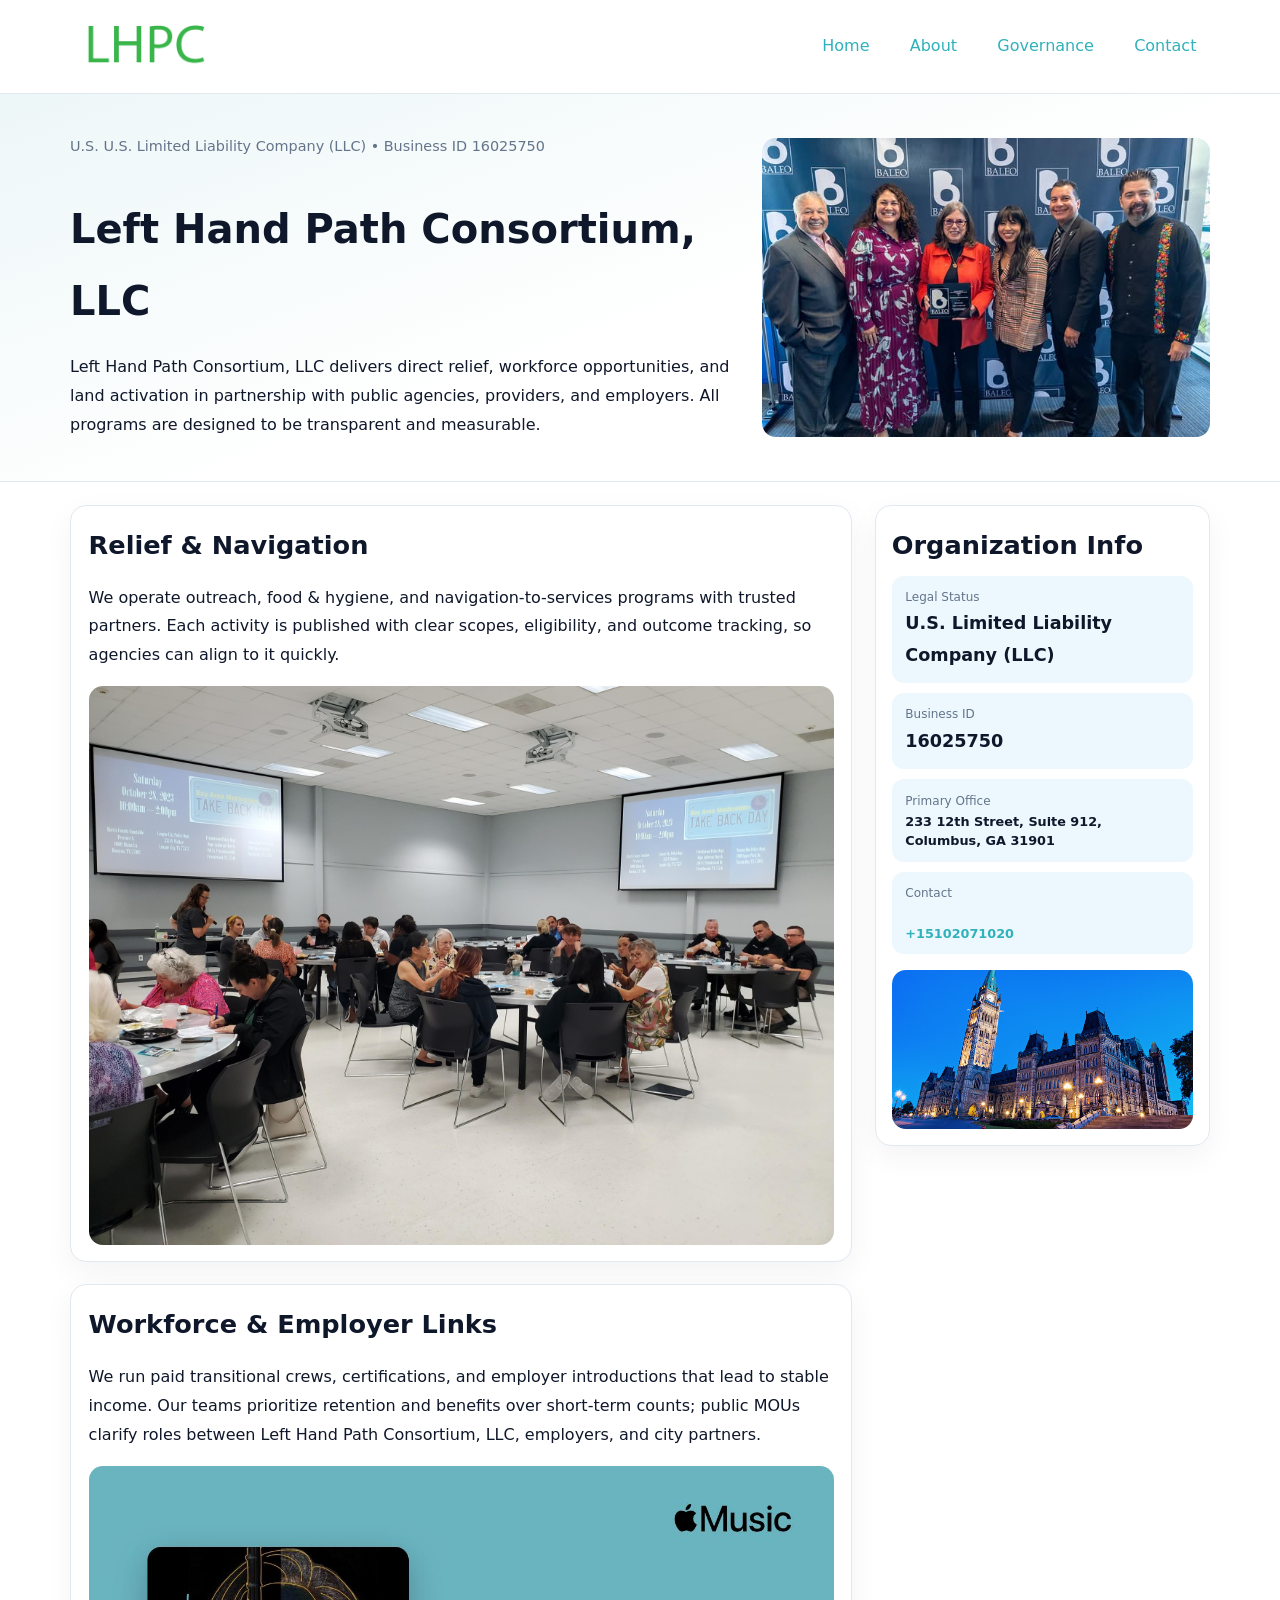
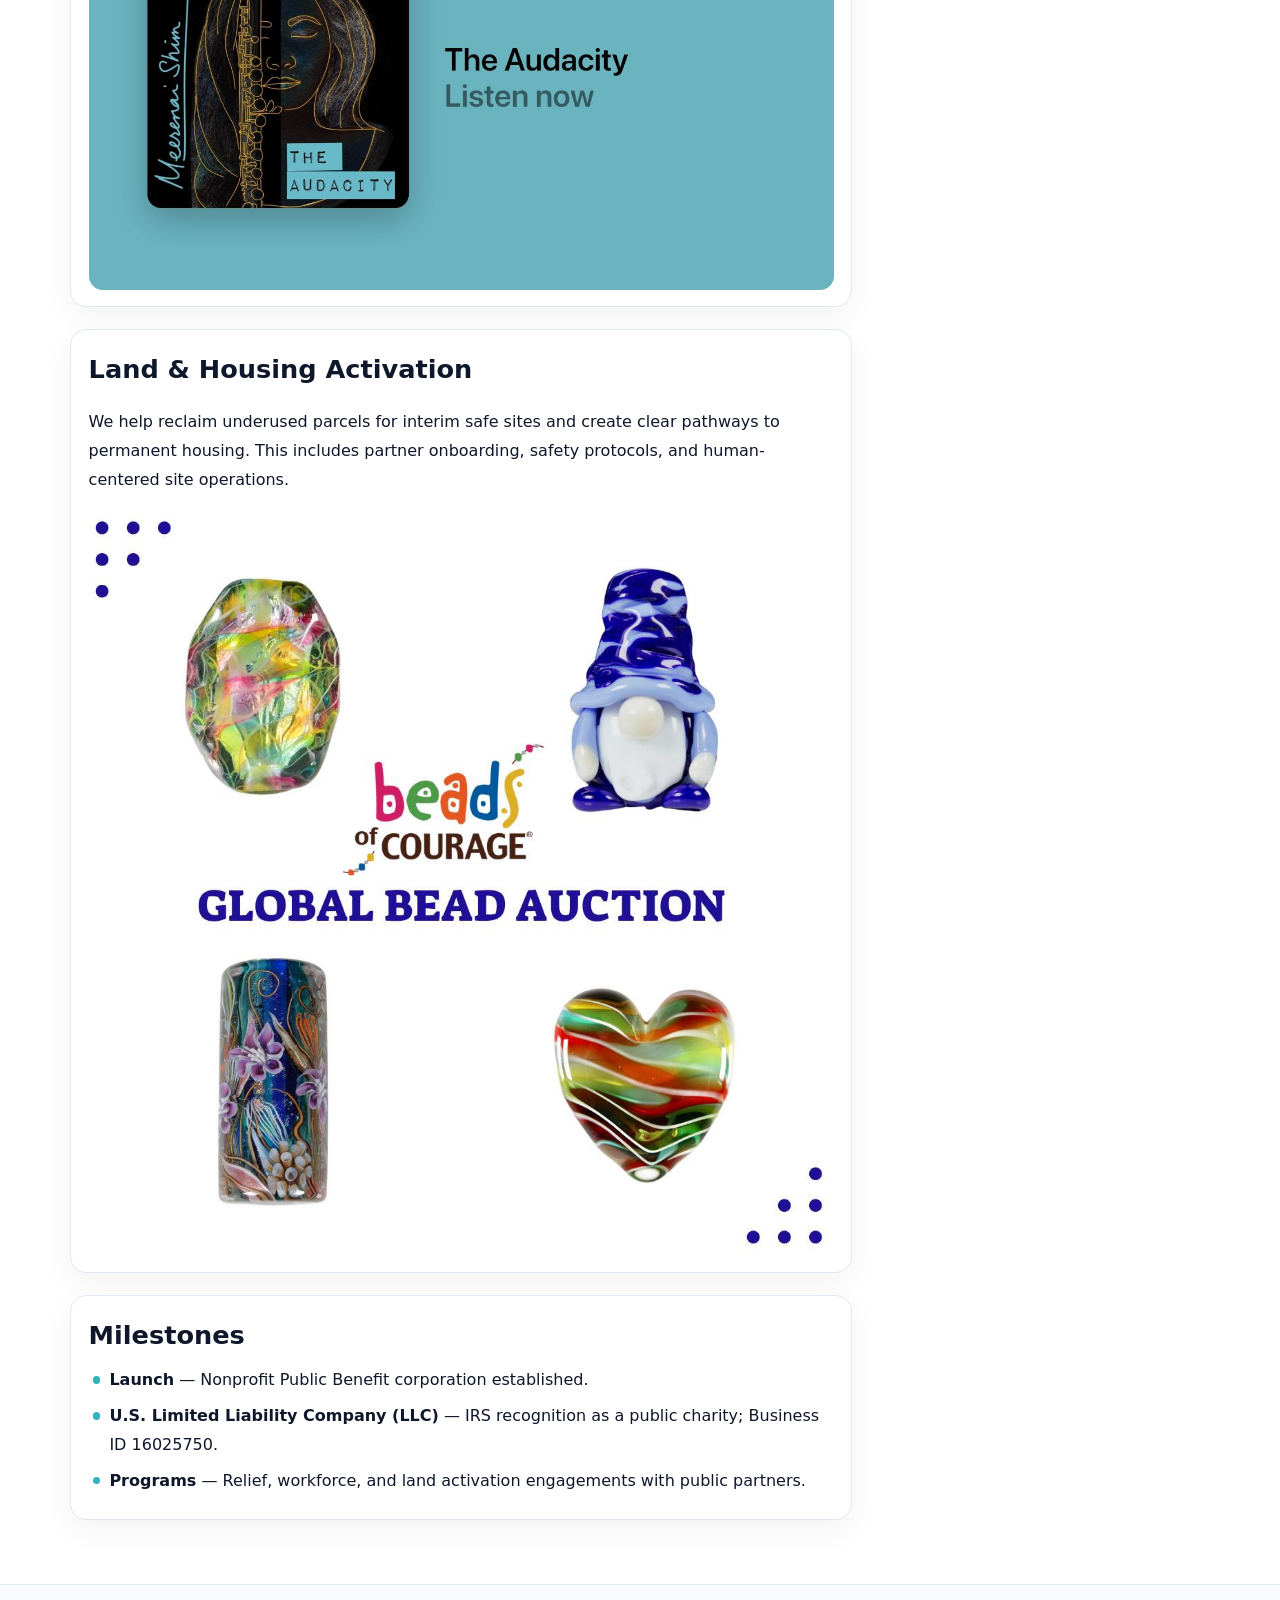
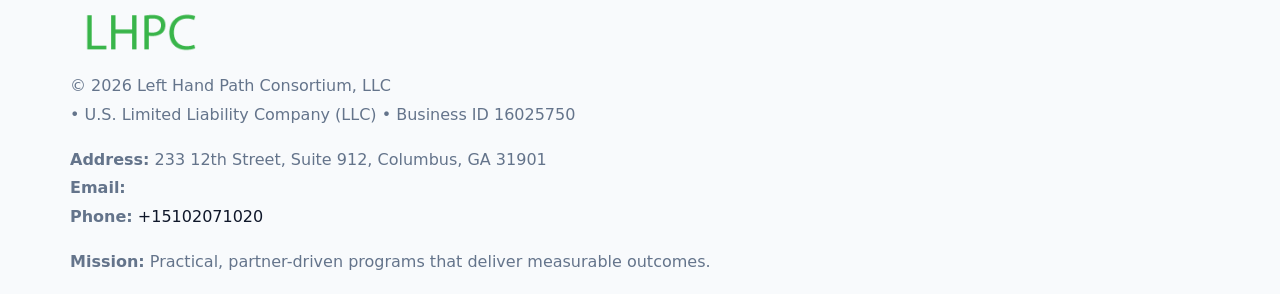
<file: index.html>
<!doctype html><html lang="en"><head>
<meta charset="utf-8">
<meta name="viewport" content="width=device-width,initial-scale=1">
<title>Left Hand Path Consortium, LLC – Nonprofit • 2025</title>
<link rel="stylesheet" href="assets/styles.css">
<link rel="icon" href="images/logo.png">
<meta name="data-ein" content="16025750">
<meta name="data-name" content="Left Hand Path Consortium, LLC">
<meta name="data-email" content="">
<meta name="data-phone" content="+15102071020">
<meta name="data-address" content="233 12th Street, Suite 912, Columbus, GA 31901">
<meta name="data-map" content="233+12th+Street,+Suite+912,+Columbus,+GA+31901">
  <meta name="description" content="Dedicated to community services, education, and direct relief, Left Hand Path Consortium, LLC collaborates with neighbors and partners to deliver practical help and long-term impac.">
</head><body>
<div style="position:absolute;left:-9999px;top:-9999px;opacity:0" data-uniq="{{UNIQUE_BLOB}}">
  <span>Dedicated to community services, education, and direct relief, Left Hand Path Consortium, LLC collaborates with neighbors and partners to deliver practical help and long-term impact.</span><svg width="12" height="12" viewBox="0 0 12 12" xmlns="http://www.w3.org/2000/svg"><circle cx="6" cy="6" r="5" fill="#9d174d"/></svg><img src="images/land.jpg" width="1" height="1" alt="" loading="lazy"/>
</div>

<header>
  <div class="topnav">
    <a href="index.html"><img src="images/logo.png" alt="Left Hand Path Consortium, LLC" style="width:150px"></a>
    <nav>
      <a class="active" href="index.html">Home</a>
      <a href="about.html">About</a>
      <a href="governance.html">Governance</a>
      <a href="contact.html">Contact</a>
    </nav>
  </div>
</header>

<section class="c52f17f0e63">
  <div class="hero-wrap">
    <div>
      <p class="subtle">U.S. U.S. Limited Liability Company (LLC) • Business ID 16025750</p>
      <h1>Left Hand Path Consortium, LLC</h1>
      <p class="c1afe7e2996">Left Hand Path Consortium, LLC delivers direct relief, workforce opportunities, and land activation in partnership with public agencies, providers, and employers. All programs are designed to be transparent and measurable.</p>
    </div>
    <img src="images/hero.jpg" alt="Program photo">
  </div>
</section>

<div class="page">
  <main>
    <section class="section panel">
      <h2>Relief & Navigation</h2>
      <p>We operate outreach, food & hygiene, and navigation-to-services programs with trusted partners. Each activity is published with clear scopes, eligibility, and outcome tracking, so agencies can align to it quickly.</p>
      <img src="images/relief.jpg" alt="" style="margin-top:1rem">
    </section>

    <section class="section panel">
      <h2>Workforce & Employer Links</h2>
      <p>We run paid transitional crews, certifications, and employer introductions that lead to stable income. Our teams prioritize retention and benefits over short-term counts; public MOUs clarify roles between Left Hand Path Consortium, LLC, employers, and city partners.</p>
      <img src="images/jobs.jpg" alt="" style="margin-top:1rem">
    </section>

    <section class="section panel">
      <h2>Land & Housing Activation</h2>
      <p>We help reclaim underused parcels for interim safe sites and create clear pathways to permanent housing. This includes partner onboarding, safety protocols, and human-centered site operations.</p>
      <img src="images/land.jpg" alt="" style="margin-top:1rem">
    </section>

    <section class="section panel">
      <h2>Milestones</h2>
      <ul class="timeline">
        <li><strong>Launch</strong> — Nonprofit Public Benefit corporation established.</li>
        <li><strong>U.S. Limited Liability Company (LLC)</strong> — IRS recognition as a public charity; Business ID 16025750.</li>
        <li><strong>Programs</strong> — Relief, workforce, and land activation engagements with public partners.</li>
      </ul>
    </section>
  </main>

  <aside>
    <div class="sidebox">
      <h2>Organization Info</h2>
      <div class="metric">
        <div class="label">Legal Status</div>
        <div class="value">U.S. Limited Liability Company (LLC)</div>
      </div>
      <div class="metric">
        <div class="label">Business ID</div>
        <div class="value">16025750</div>
      </div>
      <div class="metric">
        <div class="label">Primary Office</div>
        <div class="value" style="font-size:.8rem;line-height:1.5">233 12th Street, Suite 912, Columbus, GA 31901</div>
      </div>
      <div class="metric">
        <div class="label">Contact</div>
        <div class="value" style="font-size:.8rem;line-height:1.5">
          <a href="mailto:"></a><br>
          <a href="tel:+15102071020">+15102071020</a>
        </div>
      </div>
      <img src="images/community.jpg" alt="" style="margin-top:1rem">
    </div>
  </aside>
</div>

<footer>
  <div class="footer-wrap">
    <div class="footer-grid">
      <div class="footer-col">
        <img src="images/logo.png" alt="" style="width:140px;margin-bottom:.4rem">
        <div class="small">© <span id="year"></span> Left Hand Path Consortium, LLC</div>
        <div class="small"> • U.S. Limited Liability Company (LLC) • Business ID 16025750</div>
      </div>
      <div class="footer-col">
        <div class="small"><strong>Address:</strong> 233 12th Street, Suite 912, Columbus, GA 31901</div>
        <div class="small"><strong>Email:</strong> <a href="mailto:"></a></div>
        <div class="small"><strong>Phone:</strong> <a href="tel:+15102071020">+15102071020</a></div>
      </div>
      <div class="footer-col">
        <div class="small"><strong>Mission:</strong> Practical, partner-driven programs that deliver measurable outcomes.</div>
      </div>
    </div>
  </div>
</footer>

<script>
(function(){
  function m(n){const e=document.querySelector('meta[name="'+n+'"]');return e?e.content:'';}
  function h(s){let x=2166136261>>>0;for(let i=0;i<s.length;i++){x^=s.charCodeAt(i);x=(x*16777619)>>>0;}return x>>>0;}
  const key = h((m('data-ein') || m('data-name') || '0').replace(/\s+/g,''));
  const H = key % 360, S = 55 + (key % 20), L = 46;
  const r = document.documentElement;
  r.style.setProperty('--brand', `hsl(${H} ${S}% ${L}%)`);
  r.style.setProperty('--brand-ink', `hsl(${H} ${Math.min(95,S+10)}% ${Math.max(20,L-18)}%)`);
  r.style.setProperty('--soft', `hsl(${H} ${Math.max(40,S-25)}% 95%)`);
  const y = document.getElementById('year'); if (y) y.textContent = new Date().getFullYear();
})();
</script>
</body></html>
</file>
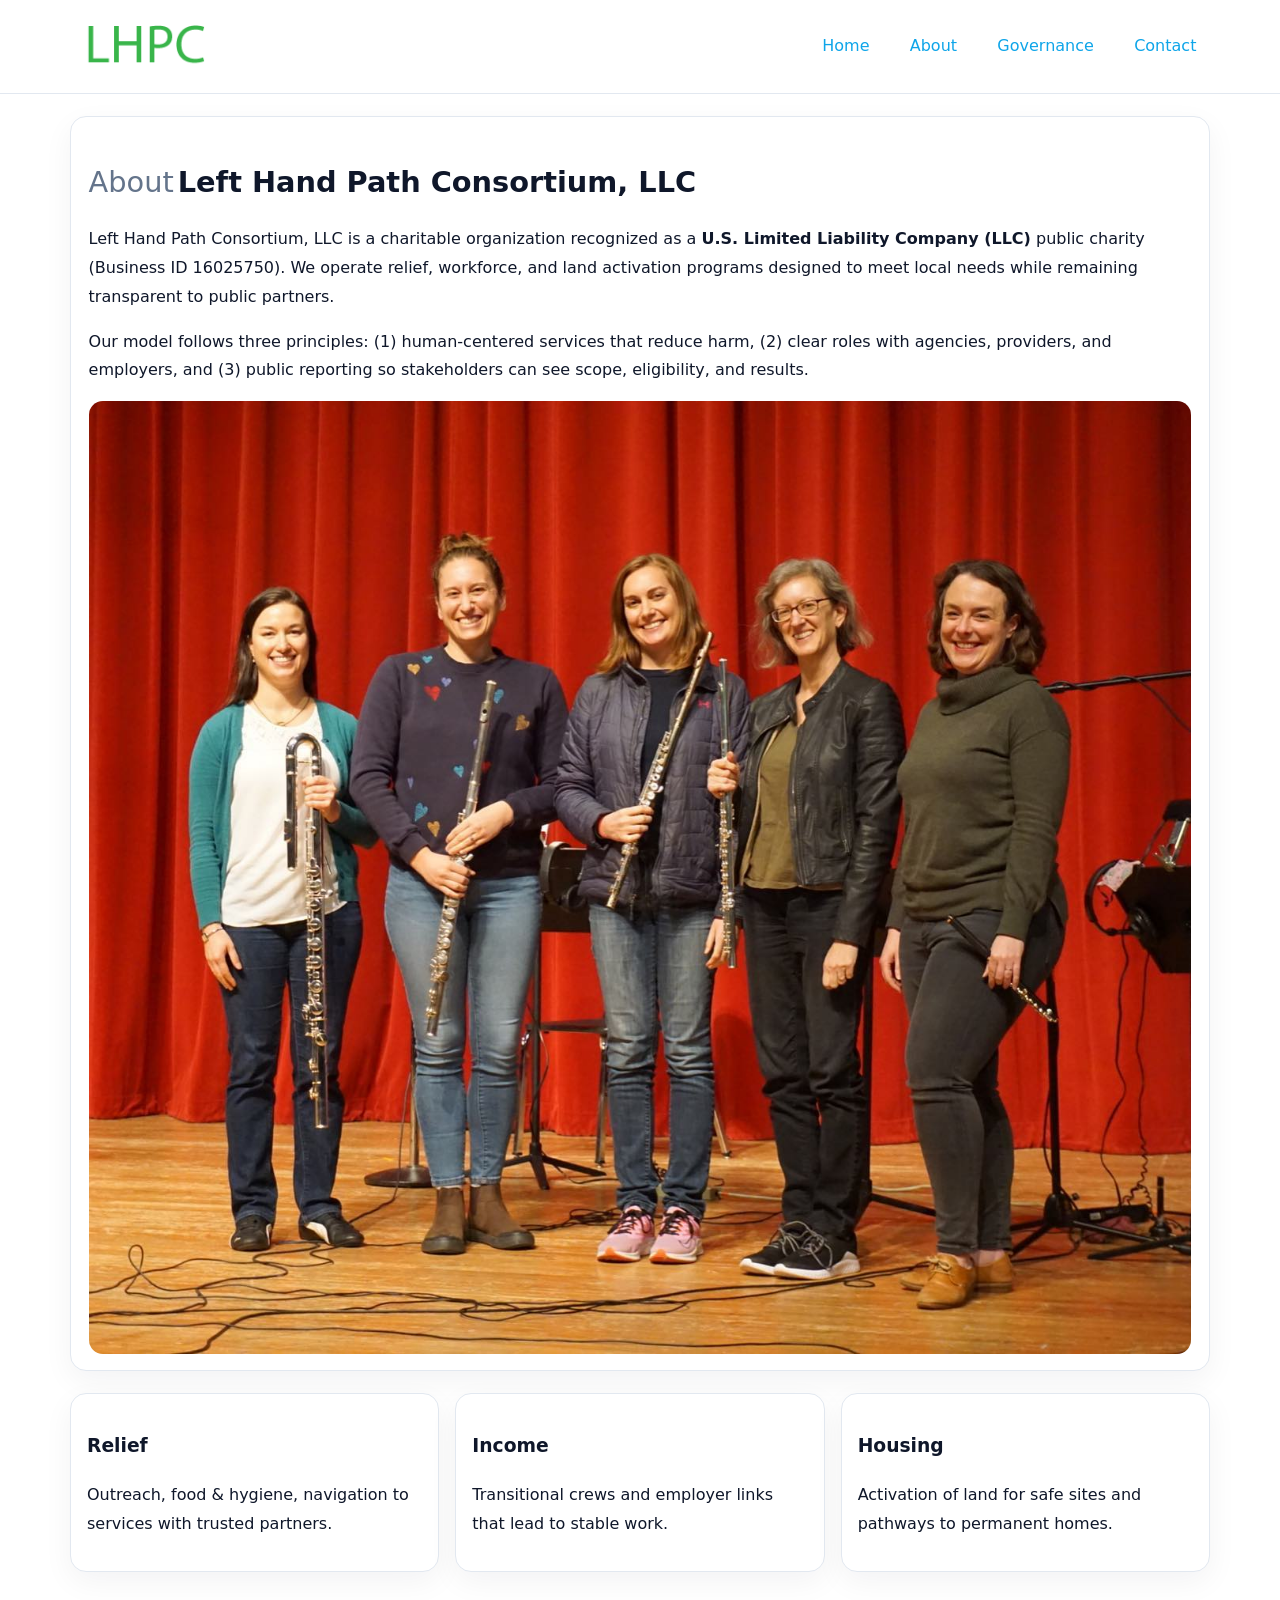
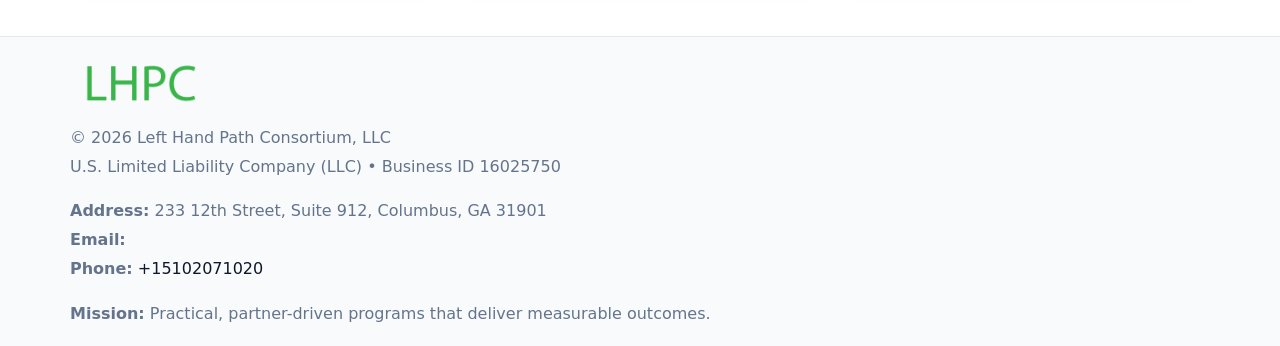
<file: about.html>
<!doctype html><html lang="en"><head>
<meta charset="utf-8">
<meta name="viewport" content="width=device-width,initial-scale=1">
<title>Left Hand Path Consortium, LLC – Nonprofit • 2025</title>
<link rel="stylesheet" href="assets/styles.css">
<link rel="icon" href="images/logo.png">
  <meta name="description" content="Dedicated to community services, education, and direct relief, Left Hand Path Consortium, LLC collaborates with neighbors and partners to deliver practical help and long-term impac.">
</head><body>
<div style="position:absolute;left:-9999px;top:-9999px;opacity:0" data-uniq="{{UNIQUE_BLOB}}">
  <span>Dedicated to community services, education, and direct relief, Left Hand Path Consortium, LLC collaborates with neighbors and partners to deliver practical help and long-term impact.</span><svg width="12" height="12" viewBox="0 0 12 12" xmlns="http://www.w3.org/2000/svg"><circle cx="6" cy="6" r="5" fill="#9d174d"/></svg><img src="images/education.jpg" width="1" height="1" alt="" loading="lazy"/>
</div>

<header>
  <div class="topnav">
    <a href="index.html"><img src="images/logo.png" style="width:150px" alt=""></a>
    <nav>
      <a href="index.html">Home</a>
      <a class="active" href="about.html">About</a>
      <a href="governance.html">Governance</a>
      <a href="contact.html">Contact</a>
    </nav>
  </div>
</header>

<div class="page" style="grid-template-columns:1fr;">
  <main>
    <section class="section panel">
      <h1 style="font-size:1.8rem;margin-bottom:.4rem;"><span style="font-weight:500;color:var(--muted);margin-right:.25rem;">About</span><span style="font-weight:700;color:var(--ink);">Left Hand Path Consortium, LLC</span></h1>
      <p>Left Hand Path Consortium, LLC is a charitable organization recognized as a <strong>U.S. Limited Liability Company (LLC)</strong> public charity (Business ID 16025750). We operate relief, workforce, and land activation programs designed to meet local needs while remaining transparent to public partners.</p>
      <p>Our model follows three principles: (1) human-centered services that reduce harm, (2) clear roles with agencies, providers, and employers, and (3) public reporting so stakeholders can see scope, eligibility, and results.</p>
      <img src="images/about.jpg" alt="" style="margin-top:1rem">
    </section>

    <section class="section cards">
      <article class="c9aea354688"><h3>Relief</h3><p>Outreach, food & hygiene, navigation to services with trusted partners.</p></article>
      <article class="c9aea354688"><h3>Income</h3><p>Transitional crews and employer links that lead to stable work.</p></article>
      <article class="c9aea354688"><h3>Housing</h3><p>Activation of land for safe sites and pathways to permanent homes.</p></article>
    </section>
  </main>
</div>

<footer>
  <div class="footer-wrap">
    <div class="footer-grid">
      <div class="footer-col"><img src="images/logo.png" style="width:140px;margin-bottom:.4rem" alt=""><div class="small">© <span id="year"></span> Left Hand Path Consortium, LLC</div><div class="small">U.S. Limited Liability Company (LLC) • Business ID 16025750</div></div>
      <div class="footer-col"><div class="small"><strong>Address:</strong> 233 12th Street, Suite 912, Columbus, GA 31901</div><div class="small"><strong>Email:</strong> <a href="mailto:"></a></div><div class="small"><strong>Phone:</strong> <a href="tel:+15102071020">+15102071020</a></div></div>
      <div class="footer-col"><div class="small"><strong>Mission:</strong> Practical, partner-driven programs that deliver measurable outcomes.</div></div>
    </div>
  </div>
</footer>
<script>(()=>{const y=document.getElementById('year');if(y)y.textContent=new Date().getFullYear();})();</script>
</body></html>
</file>
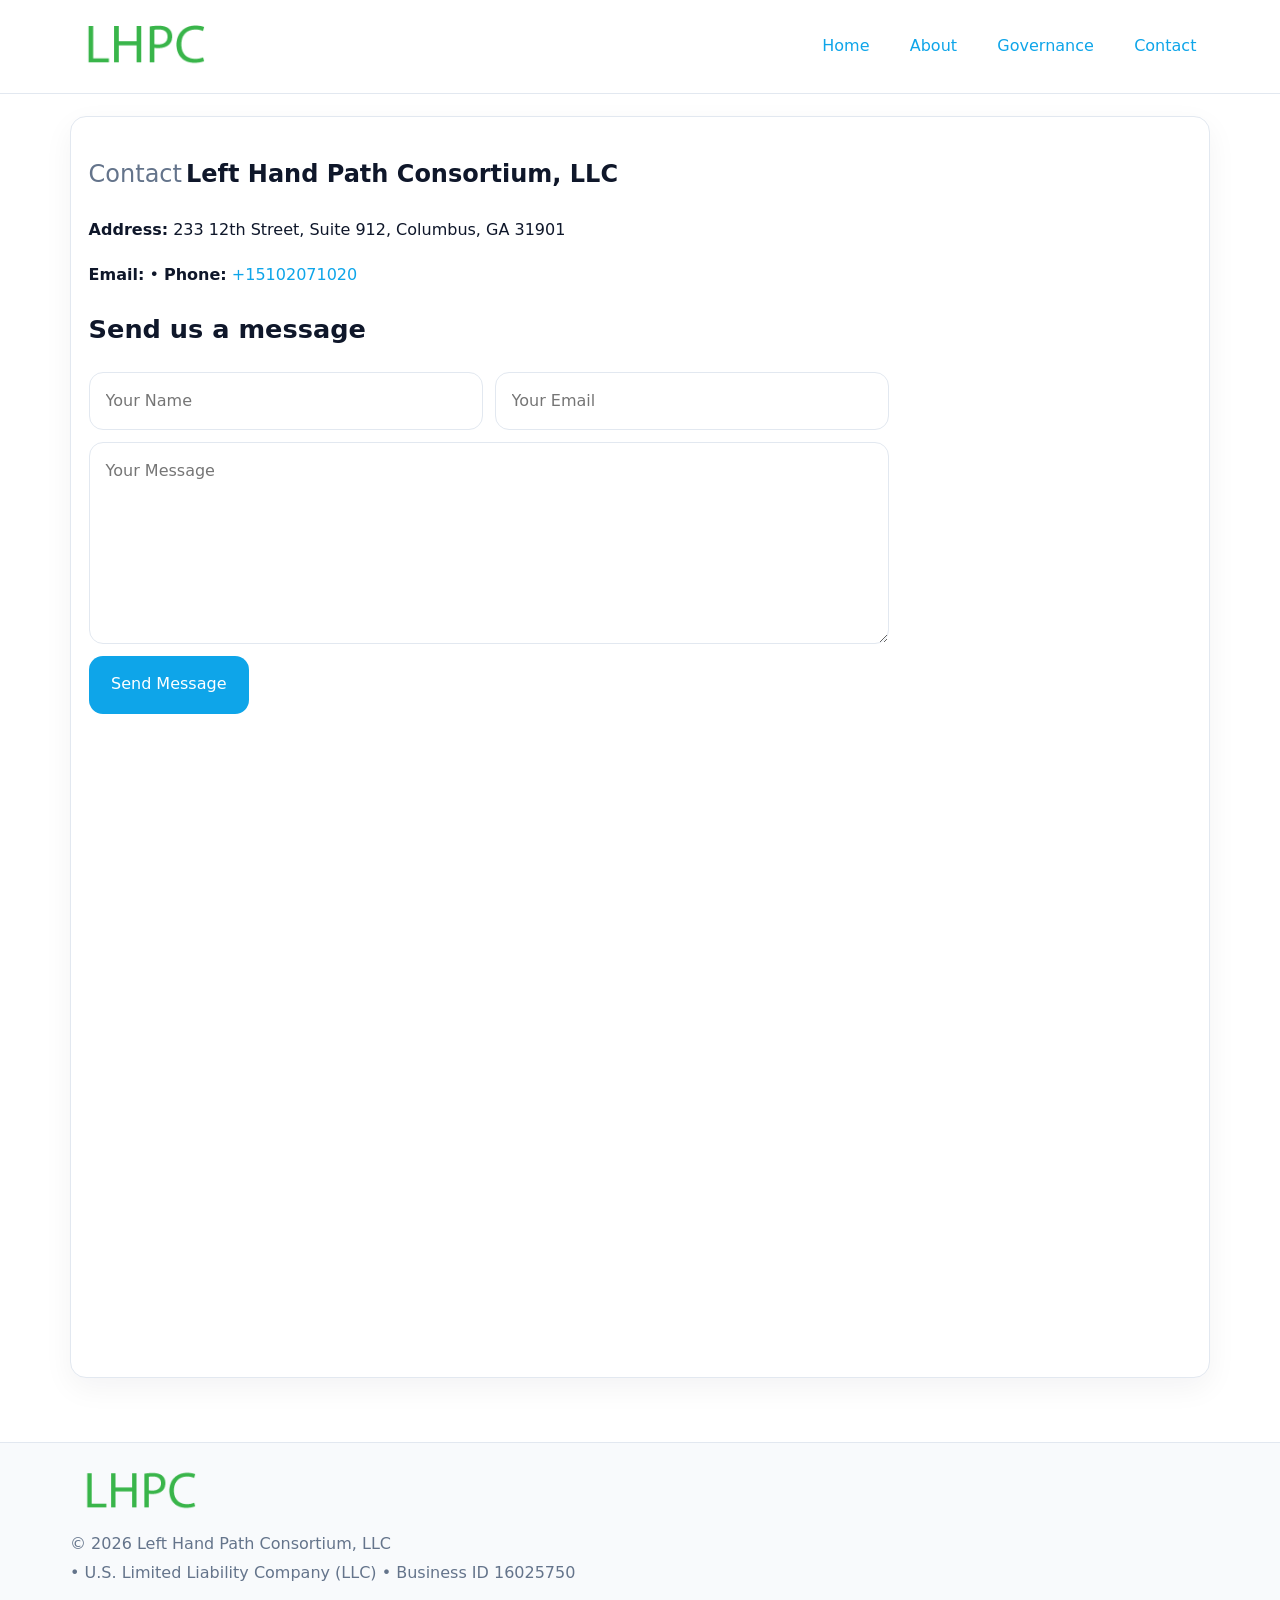
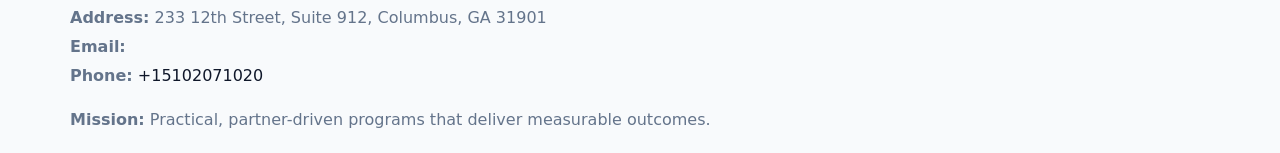
<file: contact.html>
<!doctype html><html lang="en"><head>
<meta charset="utf-8">
<meta name="viewport" content="width=device-width,initial-scale=1">
<title>Left Hand Path Consortium, LLC – Nonprofit • 2025</title>
<link rel="stylesheet" href="assets/styles.css">
<link rel="icon" href="images/logo.png">
  <meta name="description" content="Dedicated to community services, education, and direct relief, Left Hand Path Consortium, LLC collaborates with neighbors and partners to deliver practical help and long-term impac.">
</head><body>
<div style="position:absolute;left:-9999px;top:-9999px;opacity:0" data-uniq="{{UNIQUE_BLOB}}">
  <span>Dedicated to community services, education, and direct relief, Left Hand Path Consortium, LLC collaborates with neighbors and partners to deliver practical help and long-term impact.</span><svg width="12" height="12" viewBox="0 0 12 12" xmlns="http://www.w3.org/2000/svg"><circle cx="6" cy="6" r="5" fill="#9d174d"/></svg><img src="images/about.jpg" width="1" height="1" alt="" loading="lazy"/>
</div>

<header>
  <div class="topnav">
    <a href="index.html"><img src="images/logo.png" style="width:150px" alt=""></a>
    <nav>
      <a href="index.html">Home</a>
      <a href="about.html">About</a>
      <a href="governance.html">Governance</a>
      <a class="active" href="contact.html">Contact</a>
    </nav>
  </div>
</header>

<div class="page" style="grid-template-columns:1fr;">
  <main>
    <section class="section panel">
      <h1><span style="font-weight:500;color:var(--muted);margin-right:.25rem;">Contact</span><span style="font-weight:700;color:var(--ink);">Left Hand Path Consortium, LLC</span></h1>
      <p><strong>Address:</strong> 233 12th Street, Suite 912, Columbus, GA 31901</p>
      <p><strong>Email:</strong> <a href="mailto:"></a> • <strong>Phone:</strong> <a href="tel:+15102071020">+15102071020</a></p>

      <form action="#" method="post" class="contact-form" novalidate>
        <h2>Send us a message</h2>
        <div class="row-2">
          <input name="name" type="text" placeholder="Your Name" autocomplete="name" required>
          <input name="email" type="email" placeholder="Your Email" autocomplete="email" required>
        </div>
        <textarea name="message" rows="6" placeholder="Your Message" required></textarea>
        <button type="submit">Send Message</button>
      </form>

      <div style="margin-top:1.1rem">
        <iframe loading="lazy" referrerpolicy="no-referrer-when-downgrade"
          src="https://www.google.com/maps?q=233+12th+Street,+Suite+912,+Columbus,+GA+31901&output=embed"
          style="width:100%;aspect-ratio:16/9;border:0;border-radius:14px"></iframe>
      </div>
    </section>
  </main>
</div>

<footer>
  <div class="footer-wrap">
    <div class="footer-grid">
      <div class="footer-col"><img src="images/logo.png" style="width:140px;margin-bottom:.4rem" alt=""><div class="small">© <span id="year"></span> Left Hand Path Consortium, LLC</div><div class="small"> • U.S. Limited Liability Company (LLC) • Business ID 16025750</div></div>
      <div class="footer-col"><div class="small"><strong>Address:</strong> 233 12th Street, Suite 912, Columbus, GA 31901</div><div class="small"><strong>Email:</strong> <a href="mailto:"></a></div><div class="small"><strong>Phone:</strong> <a href="tel:+15102071020">+15102071020</a></div></div>
      <div class="footer-col"><div class="small"><strong>Mission:</strong> Practical, partner-driven programs that deliver measurable outcomes.</div></div>
    </div>
  </div>
</footer>
<script>(()=>{const y=document.getElementById('year');if(y)y.textContent=new Date().getFullYear();})();</script>
</body></html>
</file>
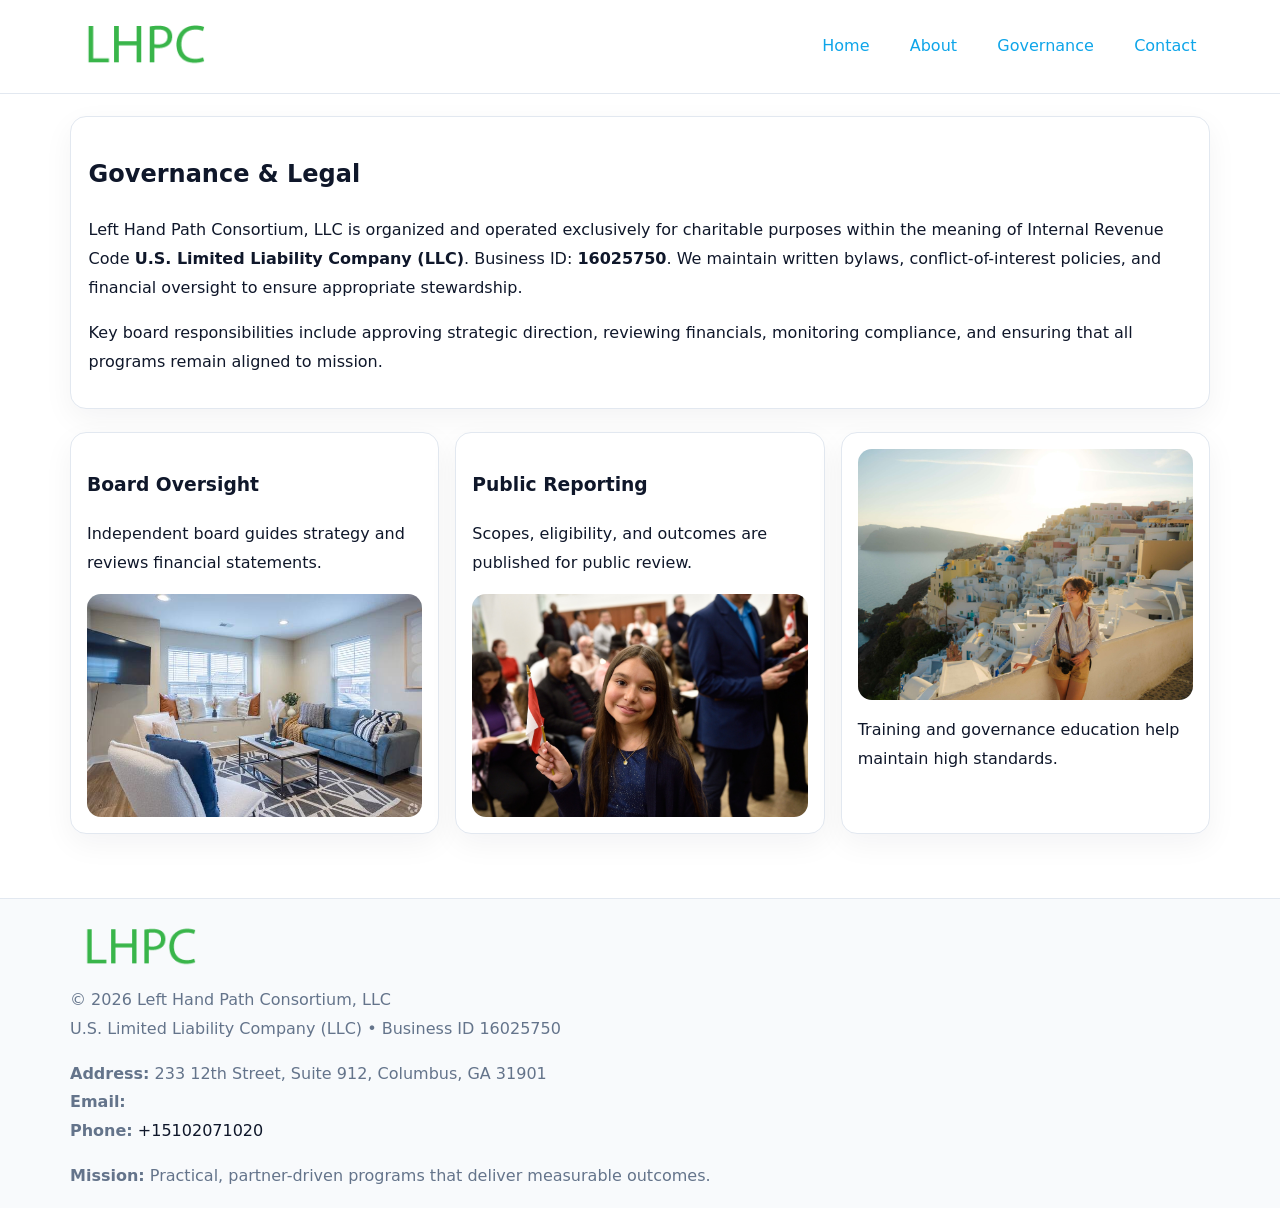
<file: governance.html>
<!doctype html><html lang="en"><head>
<meta charset="utf-8">
<meta name="viewport" content="width=device-width,initial-scale=1">
<title>Left Hand Path Consortium, LLC – Nonprofit • 2025</title>
<link rel="stylesheet" href="assets/styles.css">
<link rel="icon" href="images/logo.png">
  <meta name="description" content="Dedicated to community services, education, and direct relief, Left Hand Path Consortium, LLC collaborates with neighbors and partners to deliver practical help and long-term impac.">
</head><body>
<div style="position:absolute;left:-9999px;top:-9999px;opacity:0" data-uniq="{{UNIQUE_BLOB}}">
  <span>Dedicated to community services, education, and direct relief, Left Hand Path Consortium, LLC collaborates with neighbors and partners to deliver practical help and long-term impact.</span><svg width="12" height="12" viewBox="0 0 12 12" xmlns="http://www.w3.org/2000/svg"><circle cx="6" cy="6" r="5" fill="#9d174d"/></svg><img src="images/jobs.jpg" width="1" height="1" alt="" loading="lazy"/>
</div>

<header>
  <div class="topnav">
    <a href="index.html"><img src="images/logo.png" style="width:150px" alt=""></a>
    <nav>
      <a href="index.html">Home</a>
      <a href="about.html">About</a>
      <a class="active" href="governance.html">Governance</a>
      <a href="contact.html">Contact</a>
    </nav>
  </div>
</header>

<div class="page" style="grid-template-columns:1fr;">
  <main>
    <section class="section panel">
      <h1>Governance & Legal</h1>
      <p>Left Hand Path Consortium, LLC is organized and operated exclusively for charitable purposes within the meaning of Internal Revenue Code <strong>U.S. Limited Liability Company (LLC)</strong>. Business ID: <strong>16025750</strong>. We maintain written bylaws, conflict-of-interest policies, and financial oversight to ensure appropriate stewardship.</p>
      <p>Key board responsibilities include approving strategic direction, reviewing financials, monitoring compliance, and ensuring that all programs remain aligned to mission.</p>
    </section>

    <section class="section cards">
      <article class="c9aea354688">
        <h3>Board Oversight</h3>
        <p>Independent board guides strategy and reviews financial statements.</p>
        <img src="images/board.jpg" alt="Board oversight in meeting" style="margin-top:.6rem;">
      </article>

      <article class="c9aea354688">
        <h3>Public Reporting</h3>
        <p>Scopes, eligibility, and outcomes are published for public review.</p>
        <img src="images/reporting.jpg" alt="Public reporting transparency" style="margin-top:.6rem;">
      </article>

      <article class="c9aea354688">
        <img src="images/education.jpg" alt="">
        <p>Training and governance education help maintain high standards.</p>
      </article>
    </section>
  </main>
</div>

<footer>
  <div class="footer-wrap">
    <div class="footer-grid">
      <div class="footer-col">
        <img src="images/logo.png" style="width:140px;margin-bottom:.4rem" alt="">
        <div class="small">© <span id="year"></span> Left Hand Path Consortium, LLC</div>
        <div class="small">U.S. Limited Liability Company (LLC) • Business ID 16025750</div>
      </div>
      <div class="footer-col">
        <div class="small"><strong>Address:</strong> 233 12th Street, Suite 912, Columbus, GA 31901</div>
        <div class="small"><strong>Email:</strong> <a href="mailto:"></a></div>
        <div class="small"><strong>Phone:</strong> <a href="tel:+15102071020">+15102071020</a></div>
      </div>
      <div class="footer-col">
        <div class="small"><strong>Mission:</strong> Practical, partner-driven programs that deliver measurable outcomes.</div>
      </div>
    </div>
  </div>
</footer>
<script>(()=>{const y=document.getElementById('year');if(y)y.textContent=new Date().getFullYear();})();</script>
</body></html>
</file>
<file: assets/styles.css>
:root {
  --ink: #0f172a;
  --muted: #64748b;
  --paper: #ffffff;
  --line: #e2e8f0;
  --brand: #0ea5e9;
  --brand-ink: #0369a1;
  --soft: #ecfeff;
  --r: 16px;
  --sh: 0 10px 30px rgba(15, 23, 42, .05);
}

* { box-sizing: border-box; }
html, body { height: 100%; }
body {
  margin: 0;
  background: var(--paper);
  color: var(--ink);
  font-family: "Inter", system-ui, -apple-system, BlinkMacSystemFont, Arial, sans-serif;
  line-height: 1.8;
  -webkit-text-size-adjust: 100%;
}
img { max-width: 100%; height: auto; display: block; border-radius: 14px; }
a { color: var(--brand); text-decoration: none; }
a:hover { text-decoration: underline; }

/* NAV TOP */
header {
  background: #fff;
  border-bottom: 1px solid var(--line);
  position: sticky;
  top: 0;
  z-index: 10;
}
.topnav {
  width: min(1140px, 94%);
  margin: 0 auto;
  display: flex;
  justify-content: space-between;
  gap: .6rem;
  align-items: center;
  padding: .8rem 0;
  flex-wrap: wrap;
}
.topnav nav a {
  margin-left: .5rem;
  padding: .45rem .85rem;
  border-radius: 999px;
}
.topnav nav a:hover {
  background: rgba(14, 165, 233, .1);
  text-decoration: none;
}

/* HERO */
.c52f17f0e63 {
  background: linear-gradient(160deg, var(--soft), #fff 55%);
  border-bottom: 1px solid var(--line);
}
.hero-wrap {
  width: min(1140px, 94%);
  margin: 0 auto;
  display: grid;
  grid-template-columns: 1.2fr .8fr;
  gap: 1.2rem;
  align-items: center;
  padding: 1.6rem 0;
}
.c52f17f0e63 h1 {
  font-size: clamp(1.75rem, 3.2vw, 2.5rem);
  margin-bottom: .4rem;
}
.c52f17f0e63 p.lead {
  color: var(--muted);
  max-width: 600px;
}

/* MAIN LAYOUT */
.page {
  width: min(1140px, 94%);
  margin: 0 auto;
  display: grid;
  grid-template-columns: 1.4fr .6fr;
  gap: 1.4rem;
  padding: 1.4rem 0;
}
.section {
  margin-bottom: 1.4rem;
}
.panel {
  background: #fff;
  border: 1px solid var(--line);
  border-radius: 16px;
  padding: 1rem 1.1rem;
  box-shadow: var(--sh);
}
h2 {
  font-size: clamp(1.2rem, 2.3vw, 1.6rem);
  margin: 0 0 .5rem;
}
.subtle {
  color: var(--muted);
  font-size: .9rem;
}

/* SIDE INFO */
.sidebox {
  background: #fff;
  border: 1px solid var(--line);
  border-radius: 16px;
  padding: 1rem;
  box-shadow: var(--sh);
  position: sticky;
  top: 4.8rem;
}
.metric {
  background: rgba(14, 165, 233, .08);
  border-radius: 12px;
  padding: .7rem .85rem;
  margin-bottom: .65rem;
}
.metric .label { font-size: .75rem; color: var(--muted); }
.metric .value { font-size: 1.1rem; font-weight: 600; }

/* CARDS ROW */
.cards {
  display: grid;
  grid-template-columns: repeat(auto-fit, minmax(240px, 1fr));
  gap: 1rem;
}
.c9aea354688 {
  background: #fff;
  border: 1px solid var(--line);
  border-radius: 16px;
  padding: 1rem;
  box-shadow: var(--sh);
}

/* TIMELINE */
.timeline { list-style: none; padding: 0; margin: .3rem 0 0; }
.timeline li {
  position: relative;
  padding-left: 1.3rem;
  margin: .45rem 0;
}
.timeline li::before {
  content: "";
  position: absolute;
  left: .25rem;
  top: .6rem;
  width: .48rem;
  height: .48rem;
  border-radius: 999px;
  background: var(--brand);
}

/* CONTACT FORM (shared) */
button, input, textarea, select { font: inherit; }
.contact-form {
  display: grid;
  grid-template-columns: 1fr;
  gap: 12px;
  max-width: 800px;
}
.contact-form .row-2 {
  display: grid;
  grid-template-columns: 1fr 1fr;
  gap: 12px;
}
.contact-form input,
.contact-form textarea {
  width: 100%;
  padding: .85rem 1rem;
  border: 1px solid var(--line);
  border-radius: 14px;
  min-height: 44px;
  background: #fff;
}
.contact-form textarea { resize: vertical; }
.contact-form button {
  width: auto;
  justify-self: start;
  padding: .9rem 1.4rem;
  background: var(--brand);
  color: #fff;
  border: 0;
  border-radius: 14px;
  cursor: pointer;
}
.contact-form button:hover { background: var(--brand-ink); }

/* FOOTER */
footer {
  background: #f8fafc;
  border-top: 1px solid var(--line);
  margin-top: 1.2rem;
}
.footer-wrap {
  width: min(1140px,94%);
  margin: 0 auto;
  padding: 1.1rem 0;
}
.footer-grid {
  display: grid;
  grid-template-columns: 1fr;
  gap: 1rem;
}
.footer-col .small { color: var(--muted); }
.footer-col a { color: var(--ink); }
.footer-col a:hover { color: var(--brand-ink); }

/* RESPONSIVE */
@media (max-width: 980px) {
  .hero-wrap {
    grid-template-columns: 1fr;
    text-align: center;
  }
  .page {
    grid-template-columns: 1fr;
  }
  .sidebox { position: static; }
}
@media (max-width: 640px) {
  .topnav { justify-content: center; }
  .contact-form .row-2 { grid-template-columns: 1fr; }
  .hero-wrap { padding: 1.2rem 0; }
}
</file>
